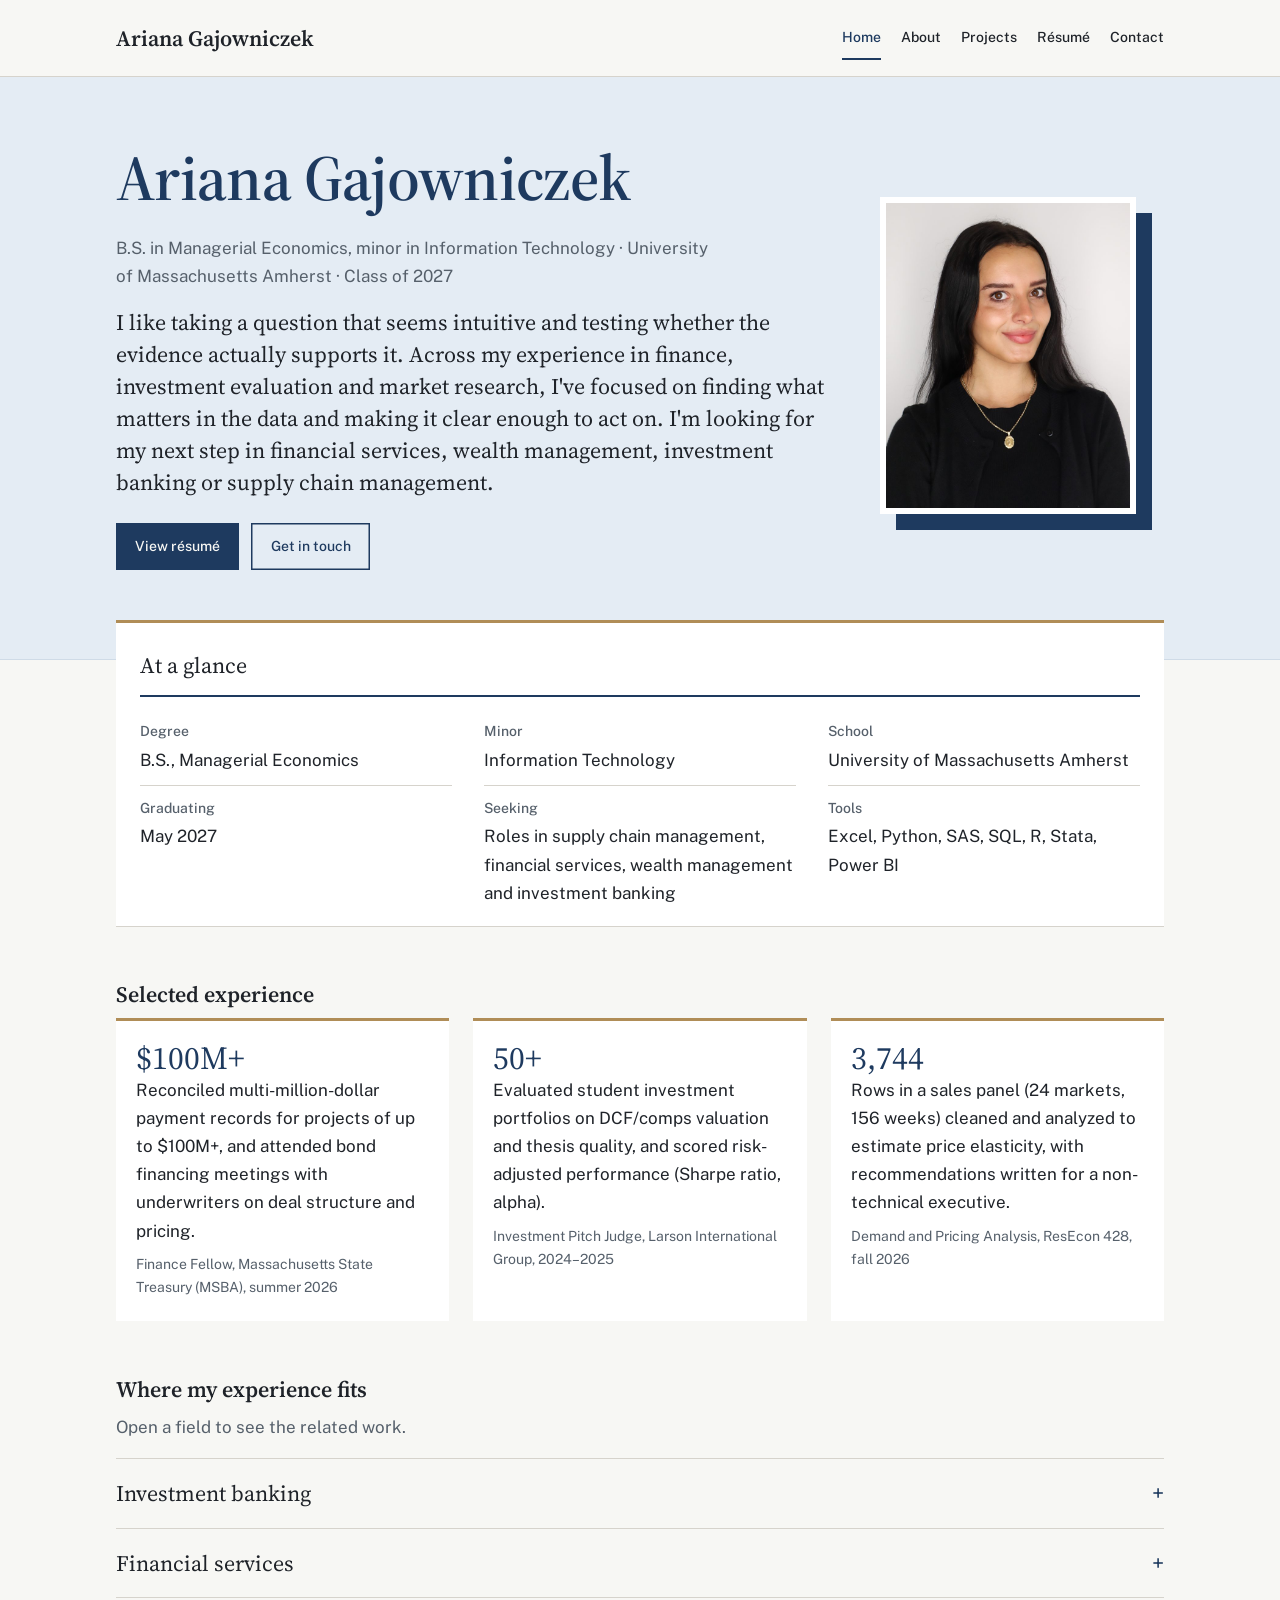
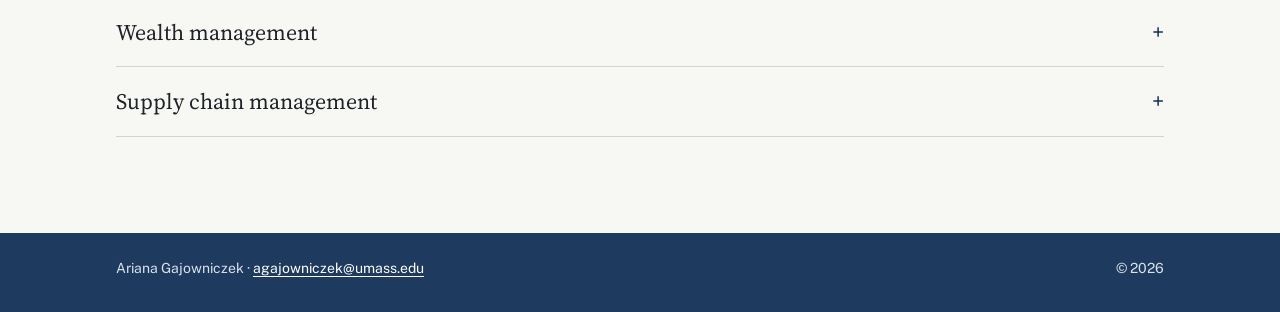
<file: index.html>
<!DOCTYPE html>
<html lang="en">
<head>
  <!-- Basic page setup: character set, phone scaling, title and search description -->
  <meta charset="utf-8">
  <meta name="viewport" content="width=device-width, initial-scale=1">
  <title>Ariana Gajowniczek | Managerial Economics, UMass Amherst</title>
  <meta name="description" content="Ariana Gajowniczek: B.S. in Managerial Economics, minor in Information Technology, University of Massachusetts Amherst, Class of 2027.">
  <meta name="theme-color" content="#F6F6F3">
  <!-- How the link looks when shared (LinkedIn, messages) -->
  <meta property="og:title" content="Ariana Gajowniczek">
  <meta property="og:description" content="Managerial Economics, UMass Amherst, Class of 2027.">
  <meta property="og:type" content="website">
  <!-- Tab icon (relative path so it works on GitHub Pages) -->
  <link rel="icon" href="assets/favicon.svg" type="image/svg+xml">
  <!-- Fonts from Google Fonts: Source Serif 4 (headings) and Public Sans (body) -->
  <link rel="preconnect" href="https://fonts.googleapis.com">
  <link rel="preconnect" href="https://fonts.gstatic.com" crossorigin>
  <link href="https://fonts.googleapis.com/css2?family=Public+Sans:wght@400;500;600&family=Source+Serif+4:opsz,wght@8..60,400;8..60,600&display=swap" rel="stylesheet">
  <!-- Shared styles for every page -->
  <link rel="stylesheet" href="styles.css">
</head>
<body>

  <!-- Site menu: same on every page; aria-current marks where you are -->
  <header class="site-header">
    <div class="wrap">
      <a class="brand" href="index.html">Ariana Gajowniczek</a>
      <nav aria-label="Main">
        <ul class="nav">
          <li><a href="index.html" aria-current="page">Home</a></li>
          <li><a href="about.html">About</a></li>
          <li><a href="projects.html">Projects</a></li>
          <li><a href="resume.html">Résumé</a></li>
          <li><a href="contact.html">Contact</a></li>
        </ul>
      </nav>
    </div>
  </header>


  <!-- Hero band: soft blue background; name and intro on the left, portrait on the right -->
  <section class="hero-band" aria-labelledby="hero-title">
    <div class="wrap hero">
      <div class="hero-text">
        <h1 id="hero-title">Ariana Gajowniczek</h1>
        <p class="degree">B.S. in Managerial Economics, minor in Information Technology · University of Massachusetts Amherst · Class of 2027</p>
        <!-- Intro: built from Ariana's cover letters (QRAL, Accuracy) and résumé facts, at her request -->
        <p class="intro">I like taking a question that seems intuitive and testing whether the evidence actually supports it. Across my experience in finance, investment evaluation and market research, I've focused on finding what matters in the data and making it clear enough to act on. I'm looking for my next step in financial services, wealth management, investment banking or supply chain management.</p>
        <p class="actions">
          <a class="button" href="resume.html">View résumé</a>
          <a class="button ghost" href="contact.html">Get in touch</a>
        </p>
      </div>
      <!-- Portrait (photo.jpg in this folder) with an offset navy block behind it -->
      <figure class="portrait">
        <img src="photo.jpg" width="800" height="1000" alt="Portrait of Ariana Gajowniczek">
      </figure>
    </div>
  </section>

  <main class="wrap">

    <!-- At a glance: key facts in a term-sheet strip, placed first so recruiters see it without scrolling -->
    <aside class="term-sheet glance" aria-labelledby="ts-title">
      <p class="ts-title" id="ts-title">At a glance</p>
      <dl>
        <div class="row"><dt>Degree</dt><dd>B.S., Managerial Economics</dd></div>
        <div class="row"><dt>Minor</dt><dd>Information Technology</dd></div>
        <div class="row"><dt>School</dt><dd>University of Massachusetts Amherst</dd></div>
        <div class="row"><dt>Graduating</dt><dd>May 2027</dd></div>
        <div class="row"><dt>Seeking</dt><dd>Roles in supply chain management, financial services, wealth management and investment banking</dd></div>
        <div class="row"><dt>Tools</dt><dd>Excel, Python, SAS, SQL, R, Stata, Power BI</dd></div>
      </dl>
    </aside>


    <!-- Highlights: three facts copied from the résumé, numbers first -->
    <section class="section" aria-labelledby="hl-title">
      <h2 id="hl-title">Selected experience</h2>
      <ul class="highlights">
        <li>
          <span class="fig">$100M+</span>
          Reconciled multi-million-dollar payment records for projects of up to $100M+, and attended bond financing meetings with underwriters on deal structure and pricing.
          <span class="where">Finance Fellow, Massachusetts State Treasury (MSBA), summer 2026</span>
        </li>
        <li>
          <span class="fig">50+</span>
          Evaluated student investment portfolios on DCF/comps valuation and thesis quality, and scored risk-adjusted performance (Sharpe ratio, alpha).
          <span class="where">Investment Pitch Judge, Larson International Group, 2024–2025</span>
        </li>
        <li>
          <span class="fig">3,744</span>
          Rows in a sales panel (24 markets, 156 weeks) cleaned and analyzed to estimate price elasticity, with recommendations written for a non-technical executive.
          <span class="where">Demand and Pricing Analysis, ResEcon 428, fall 2026</span>
        </li>
      </ul>
    </section>

    <!-- Target fields, full width -->
    <section class="section">

      <!-- Target fields: each opens (no JavaScript) to show the matching experience -->
      <div aria-labelledby="fields-title">
        <h2 id="fields-title">Where my experience fits</h2>
        <p class="page-intro">Open a field to see the related work.</p>
        <div class="fields">
        <details>
          <summary>Investment banking</summary>
          <div class="detail">
            <p>Attended bond financing meetings with underwriters on deal structure and pricing at the Massachusetts State Treasury.</p>
            <p>Industry study of U.S. investment banking and securities intermediation (NAICS 523150), in progress. <a href="projects.html">See Projects</a></p>
          </div>
        </details>
        <details>
          <summary>Financial services</summary>
          <div class="detail">
            <p>Reconciled payment records for projects of up to $100M+ and audited 30+ reimbursement submissions for accuracy and eligibility.</p>
            <p class="kicker">Coursework: Financial Accounting, Econometrics, Industrial Organization</p>
          </div>
        </details>
        <details>
          <summary>Wealth management</summary>
          <div class="detail">
            <p>Evaluated 50+ student investment portfolios on DCF/comps valuation and thesis quality; scored risk-adjusted performance (Sharpe ratio, alpha); ranked teams to select finalists.</p>
          </div>
        </details>
        <details>
          <summary>Supply chain management</summary>
          <div class="detail">
            <p>Cleaned a 3,744-row sales panel across 24 markets and 156 weeks and estimated price elasticity by log-log regression.</p>
            <p class="kicker">Tools: Excel, SQL, Power BI, Python, R</p>
          </div>
        </details>
      </div>
      </div>
    </section>

  </main>

  <!-- Footer: same on every page; email only, no phone or address -->
  <footer class="site-footer">
    <div class="wrap">
      <span>Ariana Gajowniczek · <a href="mailto:agajowniczek@umass.edu">agajowniczek@umass.edu</a></span>
      <span>© 2026</span>
    </div>
  </footer>

</body>
</html>
</file>
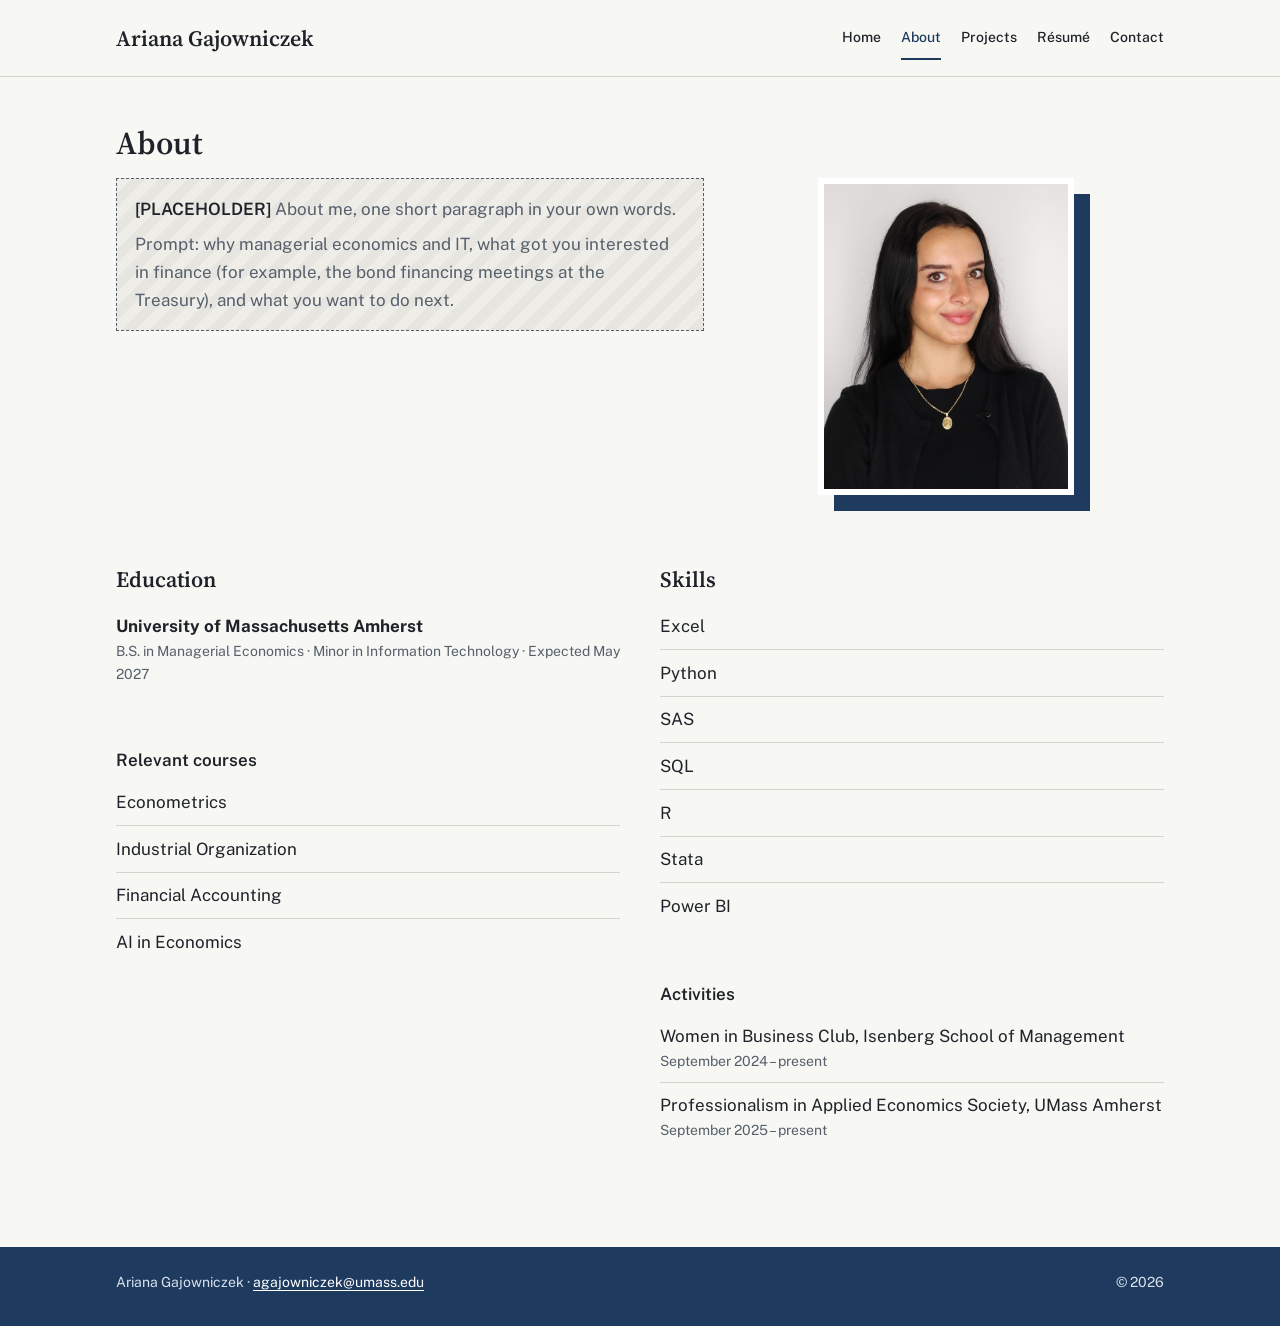
<file: about.html>
<!DOCTYPE html>
<html lang="en">
<head>
  <!-- Same head setup as index.html; only the title and description change -->
  <meta charset="utf-8">
  <meta name="viewport" content="width=device-width, initial-scale=1">
  <title>About | Ariana Gajowniczek</title>
  <meta name="description" content="About Ariana Gajowniczek: education, coursework, skills and activities.">
  <meta name="theme-color" content="#F6F6F3">
  <meta property="og:title" content="About | Ariana Gajowniczek">
  <meta property="og:type" content="website">
  <link rel="icon" href="assets/favicon.svg" type="image/svg+xml">
  <link rel="preconnect" href="https://fonts.googleapis.com">
  <link rel="preconnect" href="https://fonts.gstatic.com" crossorigin>
  <link href="https://fonts.googleapis.com/css2?family=Public+Sans:wght@400;500;600&family=Source+Serif+4:opsz,wght@8..60,400;8..60,600&display=swap" rel="stylesheet">
  <link rel="stylesheet" href="styles.css">
</head>
<body>

  <!-- Site menu -->
  <header class="site-header">
    <div class="wrap">
      <a class="brand" href="index.html">Ariana Gajowniczek</a>
      <nav aria-label="Main">
        <ul class="nav">
          <li><a href="index.html">Home</a></li>
          <li><a href="about.html" aria-current="page">About</a></li>
          <li><a href="projects.html">Projects</a></li>
          <li><a href="resume.html">Résumé</a></li>
          <li><a href="contact.html">Contact</a></li>
        </ul>
      </nav>
    </div>
  </header>

  <main class="wrap">
    <h1>About</h1>

    <!-- Intro + photo side by side on wider screens -->
    <section class="two-col wide-left">
      <div>
        <!-- Your About text: yours to write (CLAUDE.md rule) -->
        <div class="ph">
          <p><span class="tag">[PLACEHOLDER]</span> About me, one short paragraph in your own words.</p>
          <p>Prompt: why managerial economics and IT, what got you interested in finance (for example, the bond financing meetings at the Treasury), and what you want to do next.</p>
        </div>
      </div>

      <!-- Portrait (photo.jpg in this folder), same offset frame as Home -->
      <figure class="portrait">
        <img src="photo.jpg" width="800" height="1000" alt="Portrait of Ariana Gajowniczek" loading="lazy">
      </figure>
    </section>

    <!-- Education: facts from the résumé -->
    <section class="section two-col">
      <div>
        <h2>Education</h2>
        <ul class="plain">
          <li>
            <strong>University of Massachusetts Amherst</strong>
            <span class="meta">B.S. in Managerial Economics · Minor in Information Technology · Expected May 2027</span>
          </li>
        </ul>
        <h3 class="section">Relevant courses</h3>
        <ul class="plain">
          <li>Econometrics</li>
          <li>Industrial Organization</li>
          <li>Financial Accounting</li>
          <li>AI in Economics</li>
        </ul>
      </div>

      <!-- Skills and activities: facts from the résumé -->
      <div>
        <h2>Skills</h2>
        <ul class="plain">
          <li>Excel</li>
          <li>Python</li>
          <li>SAS</li>
          <li>SQL</li>
          <li>R</li>
          <li>Stata</li>
          <li>Power BI</li>
        </ul>
        <h3 class="section">Activities</h3>
        <ul class="plain">
          <li>Women in Business Club, Isenberg School of Management <span class="meta">September 2024 – present</span></li>
          <li>Professionalism in Applied Economics Society, UMass Amherst <span class="meta">September 2025 – present</span></li>
        </ul>
      </div>
    </section>
  </main>

  <!-- Footer -->
  <footer class="site-footer">
    <div class="wrap">
      <span>Ariana Gajowniczek · <a href="mailto:agajowniczek@umass.edu">agajowniczek@umass.edu</a></span>
      <span>© 2026</span>
    </div>
  </footer>

</body>
</html>
</file>
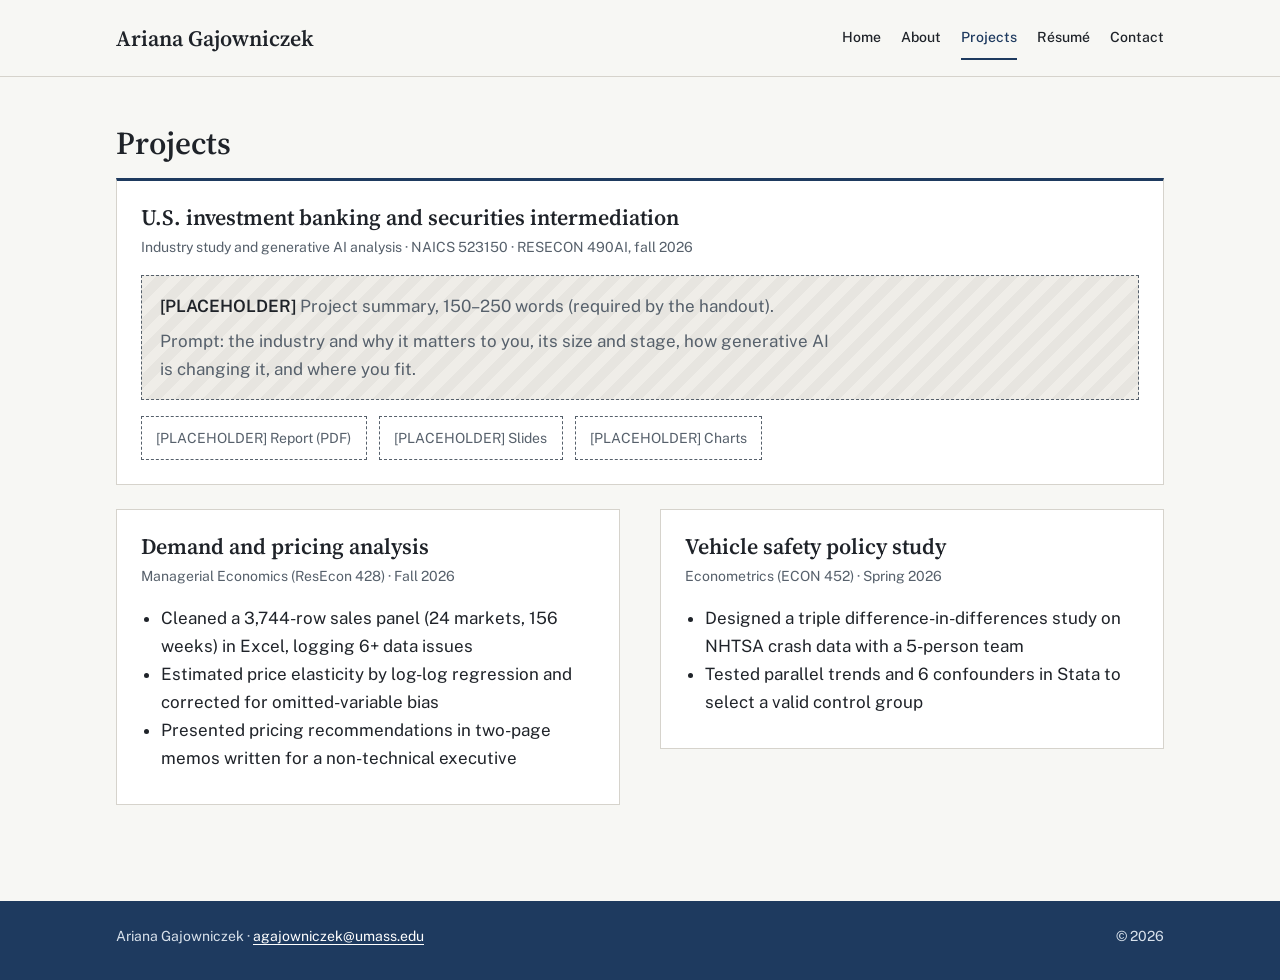
<file: projects.html>
<!DOCTYPE html>
<html lang="en">
<head>
  <!-- Same head setup as index.html -->
  <meta charset="utf-8">
  <meta name="viewport" content="width=device-width, initial-scale=1">
  <title>Projects | Ariana Gajowniczek</title>
  <meta name="description" content="Projects by Ariana Gajowniczek, including an industry study of U.S. investment banking and securities intermediation.">
  <meta name="theme-color" content="#F6F6F3">
  <meta property="og:title" content="Projects | Ariana Gajowniczek">
  <meta property="og:type" content="website">
  <link rel="icon" href="assets/favicon.svg" type="image/svg+xml">
  <link rel="preconnect" href="https://fonts.googleapis.com">
  <link rel="preconnect" href="https://fonts.gstatic.com" crossorigin>
  <link href="https://fonts.googleapis.com/css2?family=Public+Sans:wght@400;500;600&family=Source+Serif+4:opsz,wght@8..60,400;8..60,600&display=swap" rel="stylesheet">
  <link rel="stylesheet" href="styles.css">
</head>
<body>

  <!-- Site menu -->
  <header class="site-header">
    <div class="wrap">
      <a class="brand" href="index.html">Ariana Gajowniczek</a>
      <nav aria-label="Main">
        <ul class="nav">
          <li><a href="index.html">Home</a></li>
          <li><a href="about.html">About</a></li>
          <li><a href="projects.html" aria-current="page">Projects</a></li>
          <li><a href="resume.html">Résumé</a></li>
          <li><a href="contact.html">Contact</a></li>
        </ul>
      </nav>
    </div>
  </header>

  <main class="wrap">
    <h1>Projects</h1>

    <div class="projects">

      <!-- Industry study (RESECON 490AI final project); title from project/industry_interview.md -->
      <article class="card feature" aria-labelledby="p1">
        <h2 id="p1">U.S. investment banking and securities intermediation</h2>
        <span class="meta">Industry study and generative AI analysis · NAICS 523150 · RESECON 490AI, fall 2026</span>

        <!-- Handout requires a 150–250 word summary; yours to write -->
        <div class="ph">
          <p><span class="tag">[PLACEHOLDER]</span> Project summary, 150–250 words (required by the handout).</p>
          <p>Prompt: the industry and why it matters to you, its size and stage, how generative AI is changing it, and where you fit.</p>
        </div>

        <!-- Links the handout requires; swap each span for a real <a href="..."> when the file exists -->
        <ul class="links">
          <li><span class="pending">[PLACEHOLDER] Report (PDF)</span></li>
          <li><span class="pending">[PLACEHOLDER] Slides</span></li>
          <li><span class="pending">[PLACEHOLDER] Charts</span></li>
        </ul>
      </article>

      <!-- Two academic projects, using only the résumé bullets -->
      <div class="two-col">
        <article class="card" aria-labelledby="p2">
          <h2 id="p2">Demand and pricing analysis</h2>
          <span class="meta">Managerial Economics (ResEcon 428) · Fall 2026</span>
          <ul>
            <li>Cleaned a 3,744-row sales panel (24 markets, 156 weeks) in Excel, logging 6+ data issues</li>
            <li>Estimated price elasticity by log-log regression and corrected for omitted-variable bias</li>
            <li>Presented pricing recommendations in two-page memos written for a non-technical executive</li>
          </ul>
        </article>

        <article class="card" aria-labelledby="p3">
          <h2 id="p3">Vehicle safety policy study</h2>
          <span class="meta">Econometrics (ECON 452) · Spring 2026</span>
          <ul>
            <li>Designed a triple difference-in-differences study on NHTSA crash data with a 5-person team</li>
            <li>Tested parallel trends and 6 confounders in Stata to select a valid control group</li>
          </ul>
        </article>
      </div>

    </div>
  </main>

  <!-- Footer -->
  <footer class="site-footer">
    <div class="wrap">
      <span>Ariana Gajowniczek · <a href="mailto:agajowniczek@umass.edu">agajowniczek@umass.edu</a></span>
      <span>© 2026</span>
    </div>
  </footer>

</body>
</html>
</file>
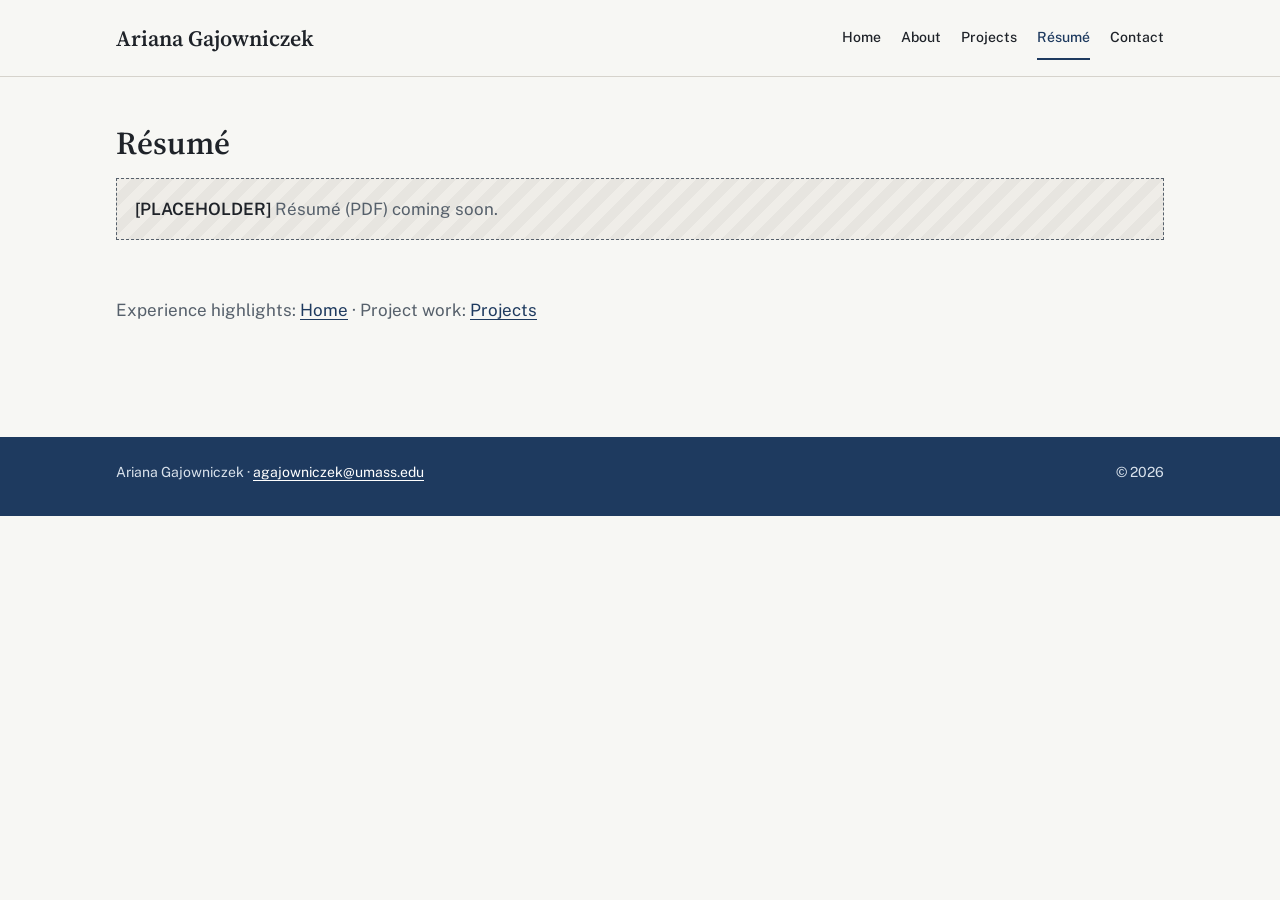
<file: resume.html>
<!DOCTYPE html>
<html lang="en">
<head>
  <!-- Same head setup as index.html -->
  <meta charset="utf-8">
  <meta name="viewport" content="width=device-width, initial-scale=1">
  <title>Résumé | Ariana Gajowniczek</title>
  <meta name="description" content="Résumé of Ariana Gajowniczek.">
  <meta name="theme-color" content="#F6F6F3">
  <meta property="og:title" content="Résumé | Ariana Gajowniczek">
  <meta property="og:type" content="website">
  <link rel="icon" href="assets/favicon.svg" type="image/svg+xml">
  <link rel="preconnect" href="https://fonts.googleapis.com">
  <link rel="preconnect" href="https://fonts.gstatic.com" crossorigin>
  <link href="https://fonts.googleapis.com/css2?family=Public+Sans:wght@400;500;600&family=Source+Serif+4:opsz,wght@8..60,400;8..60,600&display=swap" rel="stylesheet">
  <link rel="stylesheet" href="styles.css">
</head>
<body>

  <!-- Site menu -->
  <header class="site-header">
    <div class="wrap">
      <a class="brand" href="index.html">Ariana Gajowniczek</a>
      <nav aria-label="Main">
        <ul class="nav">
          <li><a href="index.html">Home</a></li>
          <li><a href="about.html">About</a></li>
          <li><a href="projects.html">Projects</a></li>
          <li><a href="resume.html" aria-current="page">Résumé</a></li>
          <li><a href="contact.html">Contact</a></li>
        </ul>
      </nav>
    </div>
  </header>

  <main class="wrap">
    <h1>Résumé</h1>

    <!-- site/resume.pdf does not exist yet, so this shows "coming soon".
         When it exists, replace the box below with:
         <a class="button" href="resume.pdf">Download résumé (PDF)</a> -->
    <div class="ph">
      <p><span class="tag">[PLACEHOLDER]</span> Résumé (PDF) coming soon.</p>
    </div>

    <p class="section page-intro">Experience highlights: <a href="index.html">Home</a> · Project work: <a href="projects.html">Projects</a></p>
  </main>

  <!-- Footer -->
  <footer class="site-footer">
    <div class="wrap">
      <span>Ariana Gajowniczek · <a href="mailto:agajowniczek@umass.edu">agajowniczek@umass.edu</a></span>
      <span>© 2026</span>
    </div>
  </footer>

</body>
</html>
</file>
<file: styles.css>
/* =========================================================
   styles.css — shared by every page of Ariana's site
   Order: 1) design tokens  2) base  3) layout  4) components
   ========================================================= */

/* ---------- 1. Design tokens (change colors/sizes here only) ---------- */
:root {
  --ground: #F7F7F4;   /* page background: soft off-white */
  --band: #E4ECF4;     /* pale blue: hero band and alternate sections (adds warmth without loudness) */
  --surface: #FFFFFF;  /* white cards that sit on the off-white ground */
  --ink: #1F2329;      /* main text: dark charcoal (high contrast) */
  --muted: #56606B;    /* secondary text: slate gray (passes 4.5:1 on white and on the blue band) */
  --accent: #1E3A5F;   /* deep navy: links, buttons, footer */
  --gold: #B08D57;     /* soft gold: thin decorative rules only (never body text) */
  --rule: #D6D3CC;     /* thin divider lines */

  --serif: "Source Serif 4", Georgia, serif;           /* headings */
  --sans: "Public Sans", "Helvetica Neue", Arial, sans-serif; /* body: the U.S. government's typeface */

  /* five type sizes, clearly far apart */
  --s-1: 0.875rem;  /* small labels */
  --s0: 1.0625rem;  /* body */
  --s1: 1.375rem;   /* card titles */
  --s2: 2rem;       /* page titles */
  --s3: clamp(2.5rem, 6vw, 4rem); /* home headline, scales with screen */

  --wrap: 68rem;    /* max content width */
}

/* ---------- 2. Base ---------- */
*, *::before, *::after { box-sizing: border-box; }   /* sizes include padding */
html { -webkit-text-size-adjust: 100%; }               /* stop iPhone auto-zooming text */
body {
  margin: 0;                                           /* remove browser default gap */
  background: var(--ground);                           /* page color */
  color: var(--ink);                                   /* text color */
  font: 400 var(--s0)/1.65 var(--sans);                /* readable body text */
}
h1, h2, h3 { font-family: var(--serif); font-weight: 600; line-height: 1.15; margin: 0 0 0.5em; }
h1 { font-size: var(--s2); }
h2 { font-size: var(--s1); }
h3 { font-size: var(--s0); font-family: var(--sans); }
p { margin: 0 0 1em; max-width: 40em; }               /* keep lines short enough to read */
a { color: var(--accent); text-underline-offset: 0.2em; text-decoration-thickness: 1px; }
a:hover { text-decoration-thickness: 2px; }            /* small, calm hover feedback */
:focus-visible { outline: 2px solid var(--accent); outline-offset: 3px; } /* keyboard users can see focus */
::selection { background: var(--accent); color: var(--ground); }          /* themed text highlight */
ul { padding-left: 1.2em; }

/* ---------- 3. Layout ---------- */
.wrap { max-width: var(--wrap); margin: 0 auto; padding: 0 1.25rem; } /* centered column with side padding */

.site-header { border-bottom: 1px solid var(--rule); }  /* thin line under the menu */
.site-header .wrap {
  display: flex; flex-wrap: wrap;                       /* menu wraps on phones */
  align-items: center; justify-content: space-between;
  gap: 0.5rem 1.5rem; padding-top: 1rem; padding-bottom: 1rem;
}
.brand { font-family: var(--serif); font-weight: 600; font-size: var(--s1); color: var(--ink); text-decoration: none; }
.nav { display: flex; flex-wrap: wrap; gap: 0.25rem 1.25rem; list-style: none; margin: 0; padding: 0; }
.nav a {
  display: inline-block; padding: 0.6rem 0;            /* 44px-tall tap target */
  color: var(--ink); text-decoration: none; font-size: var(--s-1); font-weight: 500;
  border-bottom: 2px solid transparent;
}
.nav a:hover { border-bottom-color: var(--rule); }
.nav a[aria-current="page"] { border-bottom-color: var(--accent); color: var(--accent); } /* marks the current page */

main.wrap { padding-top: 3rem; padding-bottom: 4rem; } /* main also has .wrap, so set top/bottom only and keep its side padding */
.section { margin-top: 3.5rem; }                       /* space between sections */
.lede { font-size: var(--s1); font-family: var(--serif); color: var(--muted); line-height: 1.4; max-width: 34em; }
.page-intro { color: var(--muted); }

.two-col { display: grid; gap: 2.5rem; }               /* one column on phones */
@media (min-width: 48rem) {
  .two-col { grid-template-columns: 1fr 1fr; align-items: start; } /* two columns from tablet up */
  .two-col.wide-left { grid-template-columns: 1.4fr 1fr; }
}

.site-footer { background: var(--accent); color: #D9E2EC; font-size: var(--s-1); margin-top: 2rem; } /* navy footer anchors the page */
.site-footer a { color: #FFFFFF; }
.site-footer .wrap { padding-top: 1.5rem; padding-bottom: 2rem; display: flex; flex-wrap: wrap; gap: 0.5rem 2rem; justify-content: space-between; }

/* ---------- 4. Components ---------- */

/* Home headline */

.actions { margin-top: 1.5rem; }                     /* space above the résumé button */
.hero .degree { font-size: var(--s0); color: var(--muted); max-width: 36em; }

/* Term sheet: label/value rows, styled after a bond deal summary */
.term-sheet { background: var(--surface); padding: 1.5rem 1.5rem 0.5rem; border-top: 3px solid var(--gold); } /* white card, gold top edge */
.term-sheet .ts-title {
  font-family: var(--serif); font-size: var(--s1); margin: 0 0 0.75rem;
  padding-bottom: 0.75rem; border-bottom: 2px solid var(--accent);  /* navy rule like a printed term sheet */
}
.term-sheet dl { margin: 0; }
.term-sheet .row {
  display: grid; grid-template-columns: 8.5rem 1fr; gap: 1rem;      /* fixed label column, value fills the rest */
  padding: 0.7rem 0; border-bottom: 1px solid var(--rule);
}
.term-sheet .row:last-child { border-bottom: 0; }
.term-sheet dt { font-size: var(--s-1); color: var(--muted); font-weight: 500; }
.term-sheet dd { margin: 0; }
@media (max-width: 26rem) { .term-sheet .row { grid-template-columns: 1fr; gap: 0.1rem; } } /* stack rows on narrow phones */

/* Highlights list: number-led facts from the résumé */
.highlights { list-style: none; padding: 0; margin: 0; display: grid; gap: 1.5rem; }
@media (min-width: 48rem) { .highlights { grid-template-columns: repeat(3, 1fr); } }
.highlights li { background: var(--surface); border-top: 3px solid var(--gold); padding: 1.25rem 1.25rem 1.4rem; } /* white cards with a gold top edge */
.highlights .fig { display: block; font-family: var(--serif); font-size: var(--s2); line-height: 1.1; color: var(--accent); font-variant-numeric: tabular-nums; }
.highlights .where { display: block; font-size: var(--s-1); color: var(--muted); margin-top: 0.5rem; }

/* Target fields: native <details> opens without JavaScript */
.fields { border-top: 1px solid var(--rule); }
.fields details { border-bottom: 1px solid var(--rule); }
.fields summary {
  cursor: pointer; list-style: none;                     /* hide the default triangle */
  display: flex; justify-content: space-between; align-items: center; gap: 1rem;
  padding: 1rem 0; min-height: 44px; font-family: var(--serif); font-size: var(--s1);
}
.fields summary::-webkit-details-marker { display: none; } /* hide triangle in Safari */
.fields summary::after { content: "+"; font-family: var(--sans); color: var(--accent); font-size: var(--s1); }
.fields details[open] summary::after { content: "–"; }  /* plus becomes minus when open */
.fields .detail { padding: 0 0 1.25rem; color: var(--ink); }
.fields .detail p { margin: 0 0 0.5em; }
.fields .detail .kicker { color: var(--muted); font-size: var(--s-1); }

/* Placeholder marker: easy to spot, easy to find (search the code for [PLACEHOLDER]) */
.ph {
  background: repeating-linear-gradient(135deg, #EFEDE8 0 10px, #E7E5E0 10px 20px); /* striped = clearly unfinished */
  border: 1px dashed var(--muted); padding: 1rem 1.1rem; color: var(--muted);
}
.ph p { margin: 0 0 0.4em; }
.ph p:last-child { margin: 0; }
.tag { font-weight: 600; color: var(--ink); }           /* the [PLACEHOLDER] word itself */

/* Simple lists on About */
.plain { list-style: none; padding: 0; margin: 0; }
.plain li { padding: 0.55rem 0; border-bottom: 1px solid var(--rule); }
.plain li:last-child { border-bottom: 0; }
.meta { color: var(--muted); font-size: var(--s-1); display: block; }

/* Project cards */
.projects { display: grid; gap: 1.5rem; }
.card { background: var(--surface); padding: 1.5rem; }
.card.feature { border-top: 3px solid var(--accent); }  /* the industry study leads */
.card h2 { margin-bottom: 0.25em; }
.card .meta { margin-bottom: 1rem; }
.card ul { margin: 0 0 0.5rem; }
.card .links { list-style: none; padding: 0; margin: 1rem 0 0; display: flex; flex-wrap: wrap; gap: 0.75rem; }
.pending {                                               /* a link that is not live yet: visibly not clickable */
  display: inline-block; padding: 0.6rem 0.9rem; border: 1px dashed var(--muted);
  color: var(--muted); font-size: var(--s-1);
}

/* Contact list */
.contact-list { list-style: none; padding: 0; margin: 1.5rem 0 0; }
.contact-list li { display: grid; grid-template-columns: 7rem 1fr; gap: 1rem; padding: 1rem 0; border-bottom: 1px solid var(--rule); }
.contact-list .label { color: var(--muted); font-size: var(--s-1); }
@media (max-width: 26rem) { .contact-list li { grid-template-columns: 1fr; gap: 0.2rem; } }

.button {                                                /* the one real button style */
  display: inline-block; background: var(--accent); color: var(--ground);
  padding: 0.75rem 1.2rem; text-decoration: none; font-weight: 500; font-size: var(--s-1);
}
.button:hover { background: var(--ink); }
.button.ghost { background: transparent; color: var(--accent); box-shadow: inset 0 0 0 1.5px var(--accent); margin-left: 0.5rem; } /* second, quieter button */
.button.ghost:hover { background: var(--accent); color: var(--ground); }

/* ---------- Hero band (Home) ---------- */
.hero-band { background: var(--band); border-bottom: 1px solid #CFDBE7; }  /* pale blue band behind name + photo */
.hero { display: grid; gap: 2.5rem; padding-top: 3rem; padding-bottom: 3.5rem; align-items: center; }
@media (min-width: 48rem) { .hero { grid-template-columns: 2.4fr 1fr; padding-top: 4rem; padding-bottom: 4.5rem; } }
.hero h1 { font-size: var(--s3); margin-bottom: 0.3em; letter-spacing: -0.01em; color: var(--accent); }
.hero .intro { font-family: var(--serif); font-size: var(--s1); line-height: 1.45; color: var(--ink); max-width: 44em; }
.hero-band + main.wrap { padding-top: 0; }                  /* the band already gives top spacing */

/* Portrait: photo with an offset navy block behind it (a real offset, not a blurry shadow) */
.portrait { margin: 0 1rem 1rem 0; position: relative; max-width: 13rem; width: 100%; justify-self: center; }
.portrait::before { content: ""; position: absolute; inset: 1rem -1rem -1rem 1rem; background: var(--accent); } /* block shifted down-right */
.portrait img { position: relative; display: block; width: 100%; height: auto; border: 6px solid var(--surface); }

@media (min-width: 48rem) { .portrait { max-width: 16rem; } } /* bigger photo on wider screens */

/* At a glance strip: sits right under the hero, overlapping its bottom edge */
.glance { position: relative; margin-top: -1.5rem; box-shadow: 0 1px 0 var(--rule); }
.glance dl { display: grid; gap: 0 2rem; }
.glance .ts-title { max-width: none; } /* navy rule runs the full width of the strip */
.glance .row { grid-template-columns: 1fr; gap: 0.15rem; align-content: start; border-bottom: 1px solid var(--rule); } /* label above value */
@media (min-width: 48rem) {
  .glance { margin-top: -2.5rem; }
  .glance dl { grid-template-columns: repeat(3, 1fr); }      /* three facts per line on wider screens */
  .glance .row:nth-last-child(-n+3) { border-bottom: 0; }    /* no line under the last row of facts */
  .glance .row:last-child { grid-column: span 1; }
}

/* Cards: white on the off-white ground with a navy or gold top edge */
.card { background: var(--surface); border: 1px solid var(--rule); }
.card.feature { border-top: 3px solid var(--accent); }

/* Respect people who turn off motion (there is very little, but just in case) */
@media (prefers-reduced-motion: reduce) { * { transition: none !important; animation: none !important; } }
</file>
